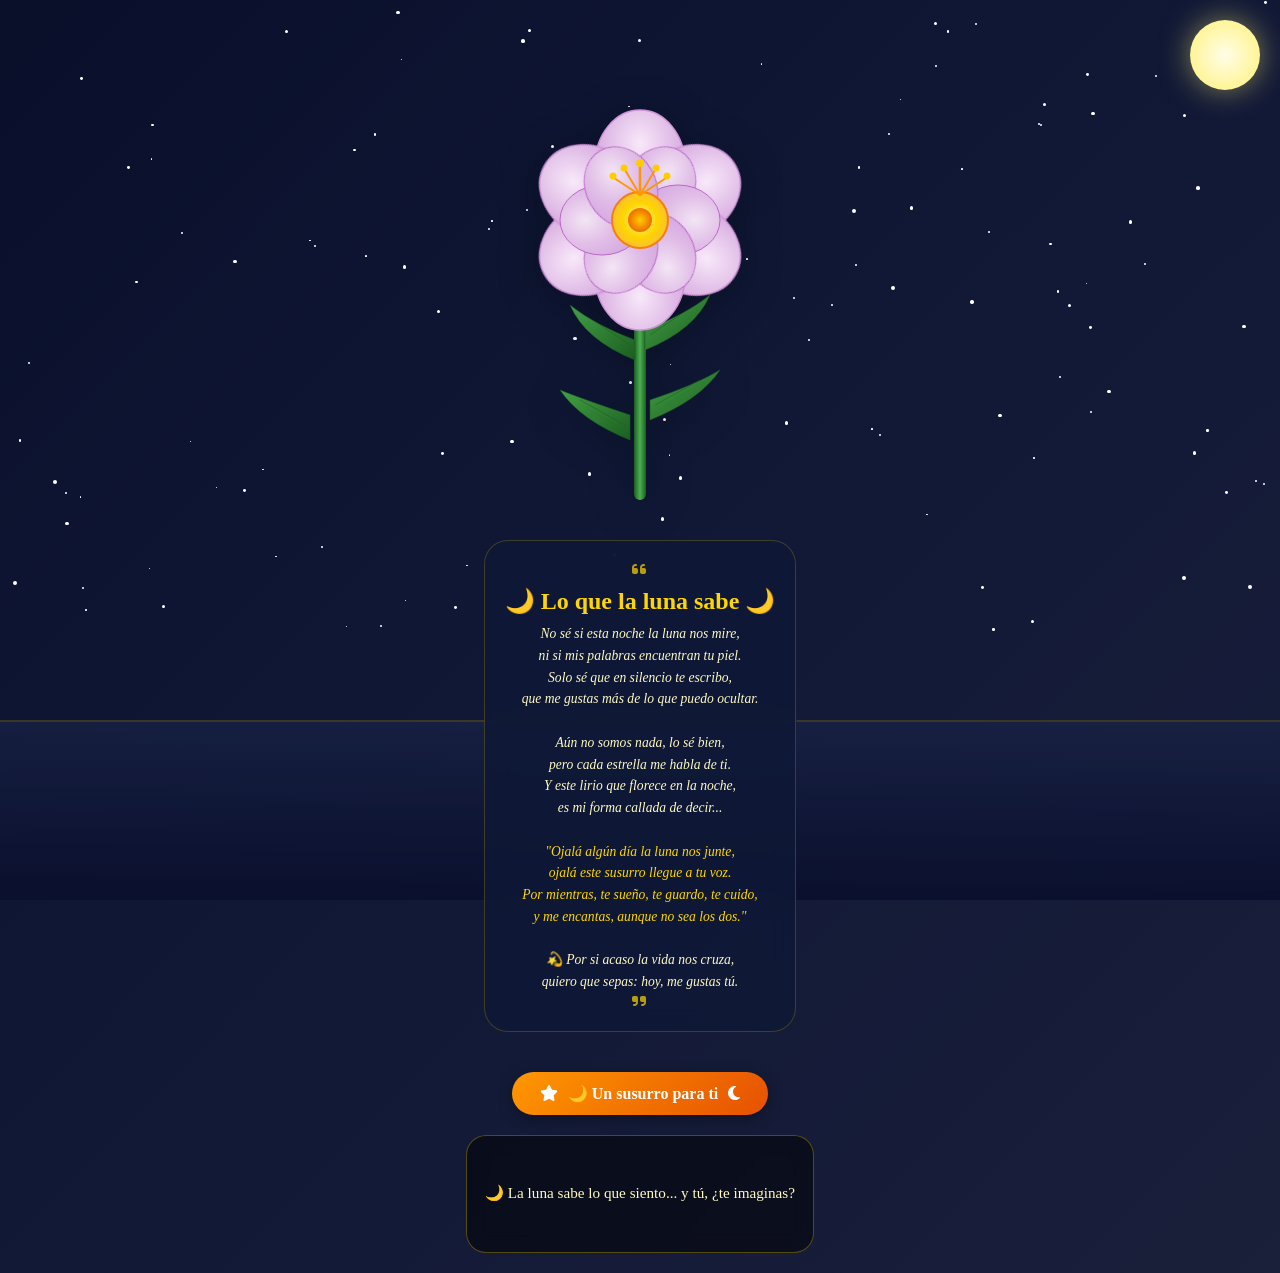
<file: index.html>
<!DOCTYPE html>
<html lang="es">
<head>
    <meta charset="UTF-8">
    <meta name="viewport" content="width=device-width, initial-scale=1.0, user-scalable=no, viewport-fit=cover">
    <title>Lirio Nocturno | Lo que la luna sabe 🌙</title>
    <link rel="stylesheet" href="styles.css">
    <link rel="stylesheet" href="https://cdnjs.cloudflare.com/ajax/libs/font-awesome/6.4.0/css/all.min.css">
</head>
<body>

    <div id="estrellas"></div>
    <div class="luna"></div>
    <div class="lago"></div>

    <div class="flor-container">
        <svg viewBox="0 0 400 500" xmlns="http://www.w3.org/2000/svg">
            <!-- TALLO -->
            <rect class="tallo-svg" x="194" y="220" width="12" height="260" rx="6" fill="url(#talloGrad)"/>
            
            <!-- HOJAS -->
            <g class="hoja-svg hoja1">
                <path d="M190 420 Q140 400 120 370 Q145 380 190 395 Z" fill="url(#hojaGrad)" stroke="#1b5e20" stroke-width="0.5"/>
                <line x1="185" y1="405" x2="140" y2="380" stroke="#1b5e20" stroke-width="1" opacity="0.5"/>
                <line x1="175" y1="405" x2="150" y2="390" stroke="#1b5e20" stroke-width="0.5" opacity="0.3"/>
            </g>
            
            <g class="hoja-svg hoja2">
                <path d="M210 400 Q260 380 280 350 Q255 365 210 380 Z" fill="url(#hojaGrad)" stroke="#1b5e20" stroke-width="0.5"/>
                <line x1="215" y1="385" x2="260" y2="360" stroke="#1b5e20" stroke-width="1" opacity="0.5"/>
                <line x1="225" y1="385" x2="250" y2="370" stroke="#1b5e20" stroke-width="0.5" opacity="0.3"/>
            </g>
            
            <g class="hoja-svg hoja3">
                <path d="M195 340 Q145 320 130 285 Q155 305 195 320 Z" fill="url(#hojaGrad)" stroke="#1b5e20" stroke-width="0.5"/>
                <line x1="190" y1="325" x2="160" y2="305" stroke="#1b5e20" stroke-width="1" opacity="0.5"/>
            </g>
            
            <g class="hoja-svg hoja4">
                <path d="M205 330 Q255 310 270 275 Q245 295 205 310 Z" fill="url(#hojaGrad)" stroke="#1b5e20" stroke-width="0.5"/>
                <line x1="210" y1="315" x2="240" y2="295" stroke="#1b5e20" stroke-width="1" opacity="0.5"/>
            </g>
            
            <!-- PÉTALOS EXTERIORES -->
            <g class="petalo petalo-1">
                <ellipse cx="200" cy="145" rx="45" ry="55" fill="url(#petaloExt)" stroke="#ce93d8" stroke-width="1.5" transform="rotate(0, 200, 200)"/>
            </g>
            <g class="petalo petalo-2">
                <ellipse cx="200" cy="145" rx="45" ry="55" fill="url(#petaloExt)" stroke="#ce93d8" stroke-width="1.5" transform="rotate(60, 200, 200)"/>
            </g>
            <g class="petalo petalo-3">
                <ellipse cx="200" cy="145" rx="45" ry="55" fill="url(#petaloExt)" stroke="#ce93d8" stroke-width="1.5" transform="rotate(120, 200, 200)"/>
            </g>
            <g class="petalo petalo-4">
                <ellipse cx="200" cy="145" rx="45" ry="55" fill="url(#petaloExt)" stroke="#ce93d8" stroke-width="1.5" transform="rotate(180, 200, 200)"/>
            </g>
            <g class="petalo petalo-5">
                <ellipse cx="200" cy="145" rx="45" ry="55" fill="url(#petaloExt)" stroke="#ce93d8" stroke-width="1.5" transform="rotate(240, 200, 200)"/>
            </g>
            <g class="petalo petalo-6">
                <ellipse cx="200" cy="145" rx="45" ry="55" fill="url(#petaloExt)" stroke="#ce93d8" stroke-width="1.5" transform="rotate(300, 200, 200)"/>
            </g>
            
            <!-- PÉTALOS INTERIORES -->
            <g class="petalo petalo-int-1">
                <ellipse cx="200" cy="162" rx="35" ry="42" fill="url(#petaloInt)" stroke="#ba68c8" stroke-width="1" transform="rotate(30, 200, 200)"/>
            </g>
            <g class="petalo petalo-int-2">
                <ellipse cx="200" cy="162" rx="35" ry="42" fill="url(#petaloInt)" stroke="#ba68c8" stroke-width="1" transform="rotate(90, 200, 200)"/>
            </g>
            <g class="petalo petalo-int-3">
                <ellipse cx="200" cy="162" rx="35" ry="42" fill="url(#petaloInt)" stroke="#ba68c8" stroke-width="1" transform="rotate(150, 200, 200)"/>
            </g>
            <g class="petalo petalo-int-4">
                <ellipse cx="200" cy="162" rx="35" ry="42" fill="url(#petaloInt)" stroke="#ba68c8" stroke-width="1" transform="rotate(210, 200, 200)"/>
            </g>
            <g class="petalo petalo-int-5">
                <ellipse cx="200" cy="162" rx="35" ry="42" fill="url(#petaloInt)" stroke="#ba68c8" stroke-width="1" transform="rotate(270, 200, 200)"/>
            </g>
            <g class="petalo petalo-int-6">
                <ellipse cx="200" cy="162" rx="35" ry="42" fill="url(#petaloInt)" stroke="#ba68c8" stroke-width="1" transform="rotate(330, 200, 200)"/>
            </g>
            
            <!-- CENTRO -->
            <circle class="centro-flor" cx="200" cy="200" r="28" fill="url(#centroGrad)" stroke="#f57f17" stroke-width="2"/>
            <circle cx="200" cy="200" r="12" fill="url(#nucleoGrad)"/>
            
            <!-- ESTAMBRES -->
            <line x1="200" y1="175" x2="200" y2="145" stroke="#ff9800" stroke-width="2.5" stroke-linecap="round"/>
            <circle cx="200" cy="143" r="4" fill="#ffcc00"/>
            <line x1="200" y1="175" x2="185" y2="150" stroke="#ff9800" stroke-width="2" stroke-linecap="round"/>
            <circle cx="184" cy="148" r="3.5" fill="#ffcc00"/>
            <line x1="200" y1="175" x2="215" y2="150" stroke="#ff9800" stroke-width="2" stroke-linecap="round"/>
            <circle cx="216" cy="148" r="3.5" fill="#ffcc00"/>
            <line x1="200" y1="175" x2="174" y2="158" stroke="#ff9800" stroke-width="2" stroke-linecap="round"/>
            <circle cx="173" cy="156" r="3.5" fill="#ffcc00"/>
            <line x1="200" y1="175" x2="226" y2="158" stroke="#ff9800" stroke-width="2" stroke-linecap="round"/>
            <circle cx="227" cy="156" r="3.5" fill="#ffcc00"/>
            
            <defs>
                <linearGradient id="talloGrad" x1="0" y1="0" x2="1" y2="0">
                    <stop offset="0%" stop-color="#1b5e20"/>
                    <stop offset="50%" stop-color="#4caf50"/>
                    <stop offset="100%" stop-color="#1b5e20"/>
                </linearGradient>
                <linearGradient id="hojaGrad" x1="0" y1="0" x2="1" y2="1">
                    <stop offset="0%" stop-color="#43a047"/>
                    <stop offset="100%" stop-color="#1b5e20"/>
                </linearGradient>
                <radialGradient id="petaloExt" cx="50%" cy="30%" r="70%">
                    <stop offset="0%" stop-color="#f8e8fa"/>
                    <stop offset="50%" stop-color="#e1bee7"/>
                    <stop offset="100%" stop-color="#ce93d8"/>
                </radialGradient>
                <radialGradient id="petaloInt" cx="50%" cy="30%" r="70%">
                    <stop offset="0%" stop-color="#f3e5f5"/>
                    <stop offset="50%" stop-color="#e1bee7"/>
                    <stop offset="100%" stop-color="#d4a5e0"/>
                </radialGradient>
                <radialGradient id="centroGrad" cx="50%" cy="50%" r="50%">
                    <stop offset="0%" stop-color="#fff9c4"/>
                    <stop offset="60%" stop-color="#ffd600"/>
                    <stop offset="100%" stop-color="#fbc02d"/>
                </radialGradient>
                <radialGradient id="nucleoGrad" cx="50%" cy="50%" r="50%">
                    <stop offset="0%" stop-color="#ffcc00"/>
                    <stop offset="100%" stop-color="#ef6c00"/>
                </radialGradient>
            </defs>
        </svg>
    </div>

    <!-- POEMA PRINCIPAL -->
    <div class="tarjeta">
        <i class="fas fa-quote-left" style="color: #ffd600; opacity: 0.7;"></i>
        <h2 style="color: #ffd600; font-family: Georgia; margin: 8px 0;">🌙 Lo que la luna sabe 🌙</h2>
        <p style="color: #fff9c4; font-family: Georgia; font-size: 0.85rem; line-height: 1.6; font-style: italic;">
            No sé si esta noche la luna nos mire,<br>
            ni si mis palabras encuentran tu piel.<br>
            Solo sé que en silencio te escribo,<br>
            que me gustas más de lo que puedo ocultar.<br><br>
            
            Aún no somos nada, lo sé bien,<br>
            pero cada estrella me habla de ti.<br>
            Y este lirio que florece en la noche,<br>
            es mi forma callada de decir...<br><br>
            
            <span style="color: #ffd600;">"Ojalá algún día la luna nos junte,<br>
            ojalá este susurro llegue a tu voz.<br>
            Por mientras, te sueño, te guardo, te cuido,<br>
            y me encantas, aunque no sea los dos."</span><br><br>
            
            💫 Por si acaso la vida nos cruza,<br>
            quiero que sepas: hoy, me gustas tú.
        </p>
        <i class="fas fa-quote-right" style="color: #ffd600; opacity: 0.7;"></i>
    </div>

    <button class="boton" id="btnMensaje">
        <i class="fas fa-star"></i>
        <span>🌙 Un susurro para ti</span>
        <i class="fas fa-moon"></i>
    </button>

    <div class="mensaje" id="mensajeCard">
        <div class="texto-mensaje" id="mensajeTexto">
            🌙 La luna guarda el secreto de lo que siento por ti...
        </div>
    </div>

    <script src="script.js"></script>
</body>
</html>
</file>
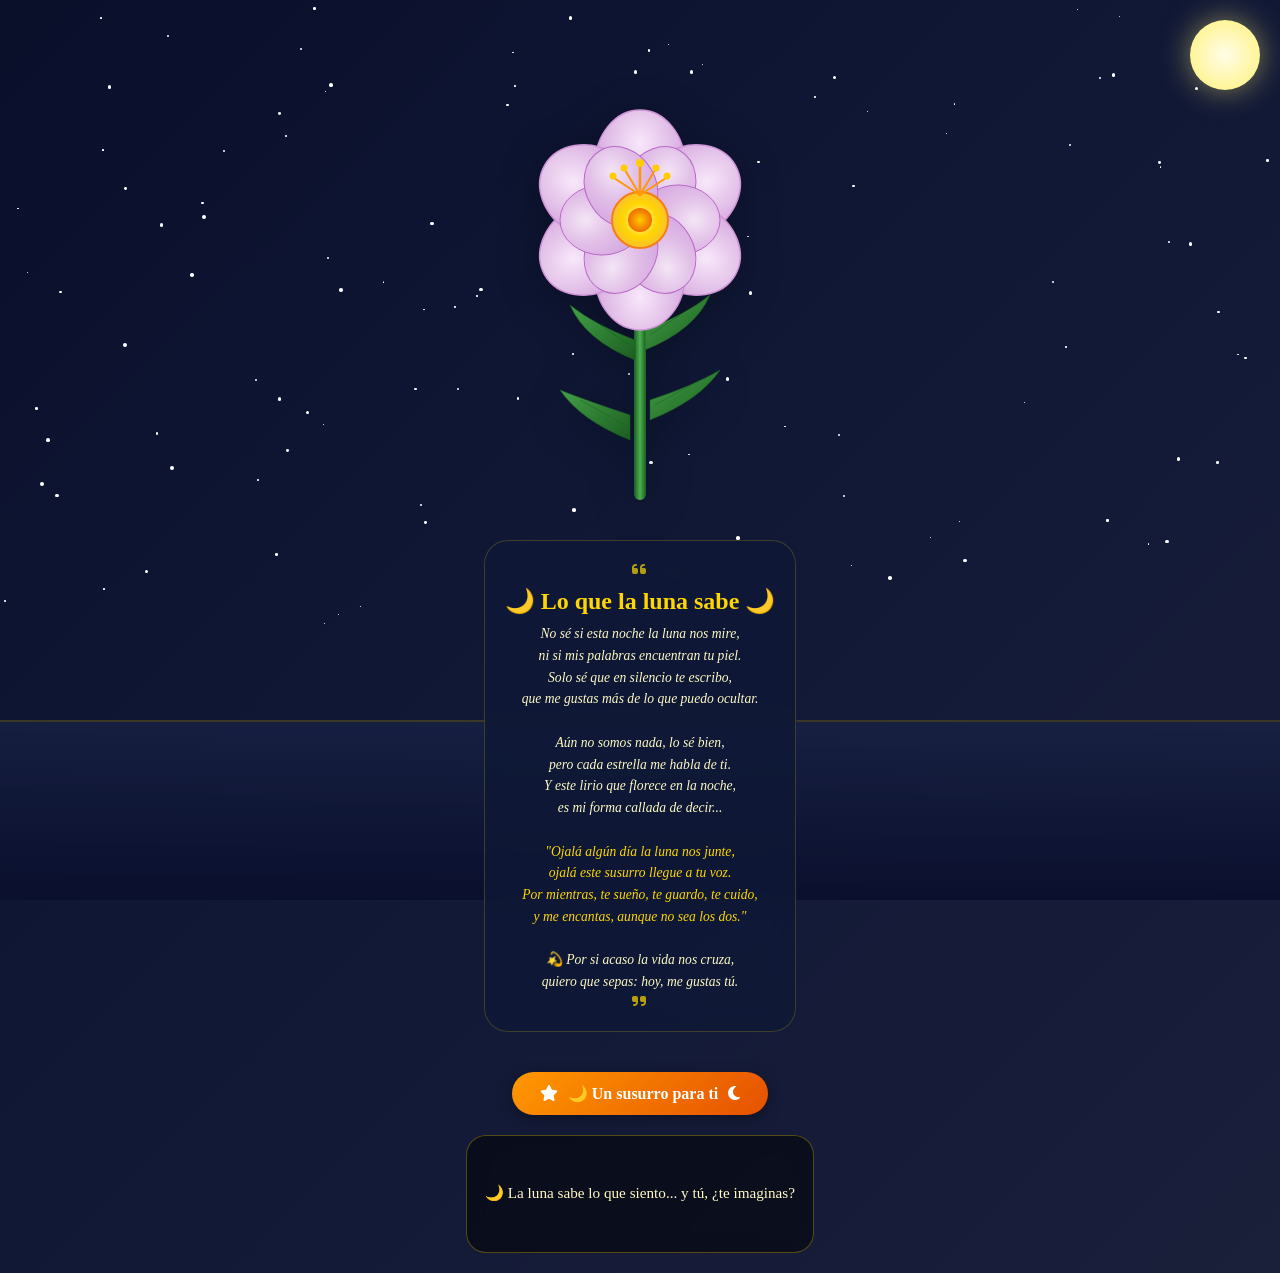
<file: lirio/florLirio.html>
<!DOCTYPE html>
<html lang="es">
<head>
    <meta charset="UTF-8">
    <meta name="viewport" content="width=device-width, initial-scale=1.0, user-scalable=no">
    <title>Lirio Nocturno | Lo que la luna sabe 🌙</title>
    <style>
        * {
            margin: 0;
            padding: 0;
            box-sizing: border-box;
        }

        body {
            min-height: 100vh;
            background: linear-gradient(135deg, #0a0f2a 0%, #0f1735 40%, #1a1f3a 100%);
            display: flex;
            flex-direction: column;
            align-items: center;
            justify-content: center;
            padding: 20px;
            position: relative;
            overflow-x: hidden;
        }

        .estrella {
            position: fixed;
            background: white;
            border-radius: 50%;
            animation: parpadear 2s ease-in-out infinite alternate;
            pointer-events: none;
        }

        @keyframes parpadear {
            0% { opacity: 0.2; transform: scale(1); }
            100% { opacity: 1; transform: scale(1.2); }
        }

        .luna {
            position: fixed;
            top: 20px;
            right: 20px;
            width: 70px;
            height: 70px;
            background: radial-gradient(circle, #fffde7, #fff176);
            border-radius: 50%;
            box-shadow: 0 0 30px rgba(255, 241, 118, 0.5);
            z-index: 1;
            animation: brilloLuna 3s ease-in-out infinite alternate;
        }

        @keyframes brilloLuna {
            0% { box-shadow: 0 0 20px rgba(255, 241, 118, 0.3); transform: scale(1); }
            100% { box-shadow: 0 0 45px rgba(255, 241, 118, 0.7); transform: scale(1.02); }
        }

        .lago {
            position: fixed;
            bottom: 0;
            left: 0;
            right: 0;
            height: 20%;
            background: linear-gradient(180deg, rgba(25, 35, 70, 0.7), rgba(10, 15, 45, 0.95));
            border-top: 2px solid rgba(255, 215, 0, 0.2);
            z-index: 0;
        }

        .flor-container {
            position: relative;
            width: 100%;
            max-width: 400px;
            margin: 0 auto;
            z-index: 10;
            filter: drop-shadow(0 8px 20px rgba(0,0,0,0.3));
        }

        svg {
            width: 100%;
            height: auto;
            display: block;
        }

        .tarjeta {
            background: rgba(15, 25, 55, 0.85);
            backdrop-filter: blur(12px);
            border: 1px solid rgba(255, 215, 0, 0.2);
            border-radius: 24px;
            padding: 20px;
            margin: 20px auto;
            max-width: 350px;
            text-align: center;
            animation: flotar 3s ease-in-out infinite alternate;
            z-index: 10;
            position: relative;
        }

        @keyframes flotar {
            0% { transform: translateY(0px); }
            100% { transform: translateY(-5px); }
        }

        .boton {
            background: linear-gradient(135deg, #ff9800, #e65100);
            border: none;
            padding: 12px 28px;
            border-radius: 40px;
            color: white;
            font-family: 'Georgia', serif;
            font-size: 1rem;
            font-weight: bold;
            cursor: pointer;
            box-shadow: 0 4px 15px rgba(0,0,0,0.3);
            transition: all 0.3s ease;
            display: flex;
            align-items: center;
            gap: 10px;
            margin: 20px auto;
            z-index: 10;
            position: relative;
        }

        .boton:hover {
            transform: scale(1.05);
            box-shadow: 0 6px 20px rgba(0,0,0,0.4);
        }

        .boton:active {
            transform: scale(0.98);
        }

        .mensaje {
            background: rgba(0, 0, 0, 0.5);
            backdrop-filter: blur(10px);
            border: 1px solid rgba(255, 215, 0, 0.3);
            border-radius: 20px;
            padding: 18px;
            max-width: 350px;
            margin: 0 auto;
            text-align: center;
            transition: all 0.4s ease;
            z-index: 10;
            position: relative;
        }

        .texto-mensaje {
            color: #fff9c4;
            font-family: 'Georgia', serif;
            font-size: 0.95rem;
            line-height: 1.5;
            min-height: 80px;
            display: flex;
            align-items: center;
            justify-content: center;
        }

        @keyframes latido {
            0%, 100% { transform: scale(1); }
            50% { transform: scale(1.08); }
        }

        .centro-flor {
            animation: latido 1.8s ease-in-out infinite;
            transform-origin: center;
        }

        @keyframes aparecerPet {
            0% { opacity: 0; transform: scale(0); }
            100% { opacity: 1; transform: scale(1); }
        }

        .petalo {
            animation: aparecerPet 0.6s ease-out forwards;
            opacity: 0;
        }

        .petalo-1 { animation-delay: 0s; }
        .petalo-2 { animation-delay: 0.05s; }
        .petalo-3 { animation-delay: 0.1s; }
        .petalo-4 { animation-delay: 0.15s; }
        .petalo-5 { animation-delay: 0.2s; }
        .petalo-6 { animation-delay: 0.25s; }
        .petalo-int-1 { animation-delay: 0.3s; }
        .petalo-int-2 { animation-delay: 0.35s; }
        .petalo-int-3 { animation-delay: 0.4s; }
        .petalo-int-4 { animation-delay: 0.45s; }
        .petalo-int-5 { animation-delay: 0.5s; }
        .petalo-int-6 { animation-delay: 0.55s; }

        @keyframes crecerTallo {
            0% { transform: scaleY(0); }
            100% { transform: scaleY(1); }
        }

        .tallo-svg {
            animation: crecerTallo 0.8s ease-out forwards;
            transform-origin: top;
        }

        @keyframes crecerHoja {
            0% { transform: scale(0); opacity: 0; }
            100% { transform: scale(1); opacity: 1; }
        }

        .hoja-svg {
            animation: crecerHoja 0.5s ease-out forwards;
            opacity: 0;
        }
        .hoja1 { animation-delay: 0.4s; }
        .hoja2 { animation-delay: 0.5s; }
        .hoja3 { animation-delay: 0.6s; }
        .hoja4 { animation-delay: 0.7s; }
    </style>
</head>
<body>

    <div id="estrellas"></div>
    <div class="luna"></div>
    <div class="lago"></div>

    <div class="flor-container">
        <svg viewBox="0 0 400 500" xmlns="http://www.w3.org/2000/svg">
            <rect class="tallo-svg" x="194" y="220" width="12" height="260" rx="6" fill="url(#talloGrad)"/>
            
            <g class="hoja-svg hoja1">
                <path d="M190 420 Q140 400 120 370 Q145 380 190 395 Z" fill="url(#hojaGrad)" stroke="#1b5e20" stroke-width="0.5"/>
                <line x1="185" y1="405" x2="140" y2="380" stroke="#1b5e20" stroke-width="1" opacity="0.5"/>
                <line x1="175" y1="405" x2="150" y2="390" stroke="#1b5e20" stroke-width="0.5" opacity="0.3"/>
            </g>
            
            <g class="hoja-svg hoja2">
                <path d="M210 400 Q260 380 280 350 Q255 365 210 380 Z" fill="url(#hojaGrad)" stroke="#1b5e20" stroke-width="0.5"/>
                <line x1="215" y1="385" x2="260" y2="360" stroke="#1b5e20" stroke-width="1" opacity="0.5"/>
                <line x1="225" y1="385" x2="250" y2="370" stroke="#1b5e20" stroke-width="0.5" opacity="0.3"/>
            </g>
            
            <g class="hoja-svg hoja3">
                <path d="M195 340 Q145 320 130 285 Q155 305 195 320 Z" fill="url(#hojaGrad)" stroke="#1b5e20" stroke-width="0.5"/>
                <line x1="190" y1="325" x2="160" y2="305" stroke="#1b5e20" stroke-width="1" opacity="0.5"/>
            </g>
            
            <g class="hoja-svg hoja4">
                <path d="M205 330 Q255 310 270 275 Q245 295 205 310 Z" fill="url(#hojaGrad)" stroke="#1b5e20" stroke-width="0.5"/>
                <line x1="210" y1="315" x2="240" y2="295" stroke="#1b5e20" stroke-width="1" opacity="0.5"/>
            </g>
            
            <g class="petalo petalo-1">
                <ellipse cx="200" cy="145" rx="45" ry="55" fill="url(#petaloExt)" stroke="#ce93d8" stroke-width="1.5" transform="rotate(0, 200, 200)"/>
            </g>
            <g class="petalo petalo-2">
                <ellipse cx="200" cy="145" rx="45" ry="55" fill="url(#petaloExt)" stroke="#ce93d8" stroke-width="1.5" transform="rotate(60, 200, 200)"/>
            </g>
            <g class="petalo petalo-3">
                <ellipse cx="200" cy="145" rx="45" ry="55" fill="url(#petaloExt)" stroke="#ce93d8" stroke-width="1.5" transform="rotate(120, 200, 200)"/>
            </g>
            <g class="petalo petalo-4">
                <ellipse cx="200" cy="145" rx="45" ry="55" fill="url(#petaloExt)" stroke="#ce93d8" stroke-width="1.5" transform="rotate(180, 200, 200)"/>
            </g>
            <g class="petalo petalo-5">
                <ellipse cx="200" cy="145" rx="45" ry="55" fill="url(#petaloExt)" stroke="#ce93d8" stroke-width="1.5" transform="rotate(240, 200, 200)"/>
            </g>
            <g class="petalo petalo-6">
                <ellipse cx="200" cy="145" rx="45" ry="55" fill="url(#petaloExt)" stroke="#ce93d8" stroke-width="1.5" transform="rotate(300, 200, 200)"/>
            </g>
            
            <g class="petalo petalo-int-1">
                <ellipse cx="200" cy="162" rx="35" ry="42" fill="url(#petaloInt)" stroke="#ba68c8" stroke-width="1" transform="rotate(30, 200, 200)"/>
            </g>
            <g class="petalo petalo-int-2">
                <ellipse cx="200" cy="162" rx="35" ry="42" fill="url(#petaloInt)" stroke="#ba68c8" stroke-width="1" transform="rotate(90, 200, 200)"/>
            </g>
            <g class="petalo petalo-int-3">
                <ellipse cx="200" cy="162" rx="35" ry="42" fill="url(#petaloInt)" stroke="#ba68c8" stroke-width="1" transform="rotate(150, 200, 200)"/>
            </g>
            <g class="petalo petalo-int-4">
                <ellipse cx="200" cy="162" rx="35" ry="42" fill="url(#petaloInt)" stroke="#ba68c8" stroke-width="1" transform="rotate(210, 200, 200)"/>
            </g>
            <g class="petalo petalo-int-5">
                <ellipse cx="200" cy="162" rx="35" ry="42" fill="url(#petaloInt)" stroke="#ba68c8" stroke-width="1" transform="rotate(270, 200, 200)"/>
            </g>
            <g class="petalo petalo-int-6">
                <ellipse cx="200" cy="162" rx="35" ry="42" fill="url(#petaloInt)" stroke="#ba68c8" stroke-width="1" transform="rotate(330, 200, 200)"/>
            </g>
            
            <circle class="centro-flor" cx="200" cy="200" r="28" fill="url(#centroGrad)" stroke="#f57f17" stroke-width="2"/>
            <circle cx="200" cy="200" r="12" fill="url(#nucleoGrad)"/>
            
            <line x1="200" y1="175" x2="200" y2="145" stroke="#ff9800" stroke-width="2.5" stroke-linecap="round"/>
            <circle cx="200" cy="143" r="4" fill="#ffcc00"/>
            <line x1="200" y1="175" x2="185" y2="150" stroke="#ff9800" stroke-width="2" stroke-linecap="round"/>
            <circle cx="184" cy="148" r="3.5" fill="#ffcc00"/>
            <line x1="200" y1="175" x2="215" y2="150" stroke="#ff9800" stroke-width="2" stroke-linecap="round"/>
            <circle cx="216" cy="148" r="3.5" fill="#ffcc00"/>
            <line x1="200" y1="175" x2="174" y2="158" stroke="#ff9800" stroke-width="2" stroke-linecap="round"/>
            <circle cx="173" cy="156" r="3.5" fill="#ffcc00"/>
            <line x1="200" y1="175" x2="226" y2="158" stroke="#ff9800" stroke-width="2" stroke-linecap="round"/>
            <circle cx="227" cy="156" r="3.5" fill="#ffcc00"/>
            
            <defs>
                <linearGradient id="talloGrad" x1="0" y1="0" x2="1" y2="0">
                    <stop offset="0%" stop-color="#1b5e20"/>
                    <stop offset="50%" stop-color="#4caf50"/>
                    <stop offset="100%" stop-color="#1b5e20"/>
                </linearGradient>
                <linearGradient id="hojaGrad" x1="0" y1="0" x2="1" y2="1">
                    <stop offset="0%" stop-color="#43a047"/>
                    <stop offset="100%" stop-color="#1b5e20"/>
                </linearGradient>
                <radialGradient id="petaloExt" cx="50%" cy="30%" r="70%">
                    <stop offset="0%" stop-color="#f8e8fa"/>
                    <stop offset="50%" stop-color="#e1bee7"/>
                    <stop offset="100%" stop-color="#ce93d8"/>
                </radialGradient>
                <radialGradient id="petaloInt" cx="50%" cy="30%" r="70%">
                    <stop offset="0%" stop-color="#f3e5f5"/>
                    <stop offset="50%" stop-color="#e1bee7"/>
                    <stop offset="100%" stop-color="#d4a5e0"/>
                </radialGradient>
                <radialGradient id="centroGrad" cx="50%" cy="50%" r="50%">
                    <stop offset="0%" stop-color="#fff9c4"/>
                    <stop offset="60%" stop-color="#ffd600"/>
                    <stop offset="100%" stop-color="#fbc02d"/>
                </radialGradient>
                <radialGradient id="nucleoGrad" cx="50%" cy="50%" r="50%">
                    <stop offset="0%" stop-color="#ffcc00"/>
                    <stop offset="100%" stop-color="#ef6c00"/>
                </radialGradient>
            </defs>
        </svg>
    </div>

    <!-- POEMA ESPECIAL: cuando aún no son nada, pero la luna sabe lo que sientes -->
    <div class="tarjeta">
        <i class="fas fa-quote-left" style="color: #ffd600; opacity: 0.7;"></i>
        <h2 style="color: #ffd600; font-family: Georgia; margin: 8px 0;">🌙 Lo que la luna sabe 🌙</h2>
        <p style="color: #fff9c4; font-family: Georgia; font-size: 0.85rem; line-height: 1.6; font-style: italic;">
            No sé si esta noche la luna nos mire,<br>
            ni si mis palabras encuentran tu piel.<br>
            Solo sé que en silencio te escribo,<br>
            que me gustas más de lo que puedo ocultar.<br><br>
            
            Aún no somos nada, lo sé bien,<br>
            pero cada estrella me habla de ti.<br>
            Y este lirio que florece en la noche,<br>
            es mi forma callada de decir...<br><br>
            
            <span style="color: #ffd600;">"Ojalá algún día la luna nos junte,<br>
            ojalá este susurro llegue a tu voz.<br>
            Por mientras, te sueño, te guardo, te cuido,<br>
            y me encantas, aunque no sea los dos."</span><br><br>
            
            💫 Por si acaso la vida nos cruza,<br>
            quiero que sepas: hoy, me gustas tú.
        </p>
        <i class="fas fa-quote-right" style="color: #ffd600; opacity: 0.7;"></i>
    </div>

    <button class="boton" id="btnMensaje">
        <i class="fas fa-star"></i>
        <span>🌙 Un susurro para ti</span>
        <i class="fas fa-moon"></i>
    </button>

    <div class="mensaje" id="mensajeCard">
        <div class="texto-mensaje" id="mensajeTexto">
            🌙 La luna guarda el secreto de lo que siento por ti...
        </div>
    </div>

    <link rel="stylesheet" href="https://cdnjs.cloudflare.com/ajax/libs/font-awesome/6.4.0/css/all.min.css">

    <script>
        // Estrellas
        const estrellasDiv = document.getElementById('estrellas');
        for (let i = 0; i < 120; i++) {
            const estrella = document.createElement('div');
            estrella.className = 'estrella';
            const size = Math.random() * 3 + 1;
            estrella.style.width = size + 'px';
            estrella.style.height = size + 'px';
            estrella.style.left = Math.random() * 100 + '%';
            estrella.style.top = Math.random() * 70 + '%';
            estrella.style.animationDelay = Math.random() * 3 + 's';
            estrella.style.animationDuration = (Math.random() * 2 + 1) + 's';
            estrellasDiv.appendChild(estrella);
        }

        // Frases con ese sentimiento: me gustas mucho, pero aún no somos nada
        const frases = [
            "🌙 No sé si la luna nos mira, pero yo solo puedo mirarte a ti. Me gustas, y es bonito aunque aún no sea nuestro.",
            "💫 Aún no somos nada, pero cada vez que te veo, siento que podría serlo todo. Ojalá algún día.",
            "✨ Me gustas tanto que hasta las estrellas se han dado cuenta. Solo falta que lo sepas tú.",
            "🌙 Este lirio nocturno es como lo que siento: florece en silencio, con la esperanza de que algún día lo veas.",
            "💖 No sé si esto llegará a algo, pero hoy, en este momento, solo quiero que sepas que me encantas.",
            "🌟 Todavía no somos un nosotros, pero cada latido mío tiene tu nombre en espera.",
            "🌙 La luna sabe lo que no me atrevo a decirte: que me gustas más de lo que puedo ocultar.",
            "💫 Ojalá el destino nos mire un día. Mientras tanto, me quedo con la ilusión de verte.",
            "✨ No pido nada más que una oportunidad. Una sonrisa tuya y ya tengo un mundo por descubrir.",
            "🌙 Sé que aún no es momento, que aún no somos nada. Pero por si acaso: me gustas. Mucho.",
            "💖 Hay personas que llegan sin avisar y de repente todo tiene sentido. Tú eres esa persona para mí.",
            "🌟 No sé si algún día me darás una oportunidad, pero quiero que sepas que hoy, por ti, vale la pena esperar.",
            "🌙 Me gusta cómo me haces sentir sin siquiera intentarlo. Y aunque no pase nada, ya valió la pena conocerte.",
            "💫 El amor no siempre es correspondido de inmediato. Pero el mío, aunque callado, es sincero.",
            "✨ Quisiera que la luna me prestara su luz para escribirte lo mucho que me importas. Pero me faltarían estrellas.",
            "🌙 No sé qué será de esto, pero lo que siento por ti es real. Y eso, aunque no seamos nada, ya es hermoso.",
            "💖 Si el destino nos permite encontrarnos de nuevo, prometo decirte todo lo que hoy guardo en silencio.",
            "🌟 Aún no somos un cuento de amor, pero ojalá algún día lo seamos. Mientras, cuido esta ilusión como un tesoro.",
            "🌙 Me gustas de una manera que no sé explicar. Solo sé que cuando apareces, la noche se vuelve más clara.",
            "💫 No exijo nada, no pido promesas. Solo que sepas que, sin ser nada tuyo, ya te llevo en mi corazón."
        ];

        const btn = document.getElementById('btnMensaje');
        const mensajeTexto = document.getElementById('mensajeTexto');
        let animando = false;

        function cambiarMensaje(nuevoTexto) {
            if (animando) return;
            animando = true;
            
            mensajeTexto.style.opacity = '0';
            mensajeTexto.style.transform = 'translateY(8px)';
            
            setTimeout(() => {
                mensajeTexto.textContent = nuevoTexto;
                mensajeTexto.style.transition = 'all 0.35s ease';
                mensajeTexto.style.opacity = '1';
                mensajeTexto.style.transform = 'translateY(0)';
                animando = false;
            }, 200);
        }

        function fraseAleatoria() {
            return frases[Math.floor(Math.random() * frases.length)];
        }

        btn.addEventListener('click', () => {
            cambiarMensaje(fraseAleatoria());
            
            const icono = btn.querySelector('.fa-star');
            if (icono) {
                icono.style.transform = 'rotate(20deg) scale(1.2)';
                setTimeout(() => { icono.style.transform = ''; }, 300);
            }
            
            const centro = document.querySelector('.centro-flor');
            if (centro) {
                centro.style.transform = 'scale(1.15)';
                setTimeout(() => { centro.style.transform = ''; }, 200);
            }
        });

        window.addEventListener('load', () => {
            setTimeout(() => {
                mensajeTexto.textContent = "🌙 La luna sabe lo que siento... y tú, ¿te imaginas?";
            }, 500);
        });
    </script>
</body>
</html>
</file>
<file: styles.css>
* {
    margin: 0;
    padding: 0;
    box-sizing: border-box;
}

body {
    min-height: 100vh;
    background: linear-gradient(135deg, #0a0f2a 0%, #0f1735 40%, #1a1f3a 100%);
    display: flex;
    flex-direction: column;
    align-items: center;
    justify-content: center;
    padding: 20px;
    position: relative;
    overflow-x: hidden;
}

/* Estrellas */
.estrella {
    position: fixed;
    background: white;
    border-radius: 50%;
    animation: parpadear 2s ease-in-out infinite alternate;
    pointer-events: none;
}

@keyframes parpadear {
    0% { opacity: 0.2; transform: scale(1); }
    100% { opacity: 1; transform: scale(1.2); }
}

/* Luna */
.luna {
    position: fixed;
    top: 20px;
    right: 20px;
    width: 70px;
    height: 70px;
    background: radial-gradient(circle, #fffde7, #fff176);
    border-radius: 50%;
    box-shadow: 0 0 30px rgba(255, 241, 118, 0.5);
    z-index: 1;
    animation: brilloLuna 3s ease-in-out infinite alternate;
}

@keyframes brilloLuna {
    0% { box-shadow: 0 0 20px rgba(255, 241, 118, 0.3); transform: scale(1); }
    100% { box-shadow: 0 0 45px rgba(255, 241, 118, 0.7); transform: scale(1.02); }
}

/* Lago */
.lago {
    position: fixed;
    bottom: 0;
    left: 0;
    right: 0;
    height: 20%;
    background: linear-gradient(180deg, rgba(25, 35, 70, 0.7), rgba(10, 15, 45, 0.95));
    border-top: 2px solid rgba(255, 215, 0, 0.2);
    z-index: 0;
}

/* Contenedor de la flor SVG */
.flor-container {
    position: relative;
    width: 100%;
    max-width: 400px;
    margin: 0 auto;
    z-index: 10;
    filter: drop-shadow(0 8px 20px rgba(0, 0, 0, 0.3));
}

svg {
    width: 100%;
    height: auto;
    display: block;
}

/* Animaciones de la flor */
@keyframes latido {
    0%, 100% { transform: scale(1); }
    50% { transform: scale(1.08); }
}

.centro-flor {
    animation: latido 1.8s ease-in-out infinite;
    transform-origin: center;
}

@keyframes aparecerPet {
    0% { opacity: 0; transform: scale(0); }
    100% { opacity: 1; transform: scale(1); }
}

.petalo {
    animation: aparecerPet 0.6s ease-out forwards;
    opacity: 0;
}

.petalo-1 { animation-delay: 0s; }
.petalo-2 { animation-delay: 0.05s; }
.petalo-3 { animation-delay: 0.1s; }
.petalo-4 { animation-delay: 0.15s; }
.petalo-5 { animation-delay: 0.2s; }
.petalo-6 { animation-delay: 0.25s; }
.petalo-int-1 { animation-delay: 0.3s; }
.petalo-int-2 { animation-delay: 0.35s; }
.petalo-int-3 { animation-delay: 0.4s; }
.petalo-int-4 { animation-delay: 0.45s; }
.petalo-int-5 { animation-delay: 0.5s; }
.petalo-int-6 { animation-delay: 0.55s; }

@keyframes crecerTallo {
    0% { transform: scaleY(0); }
    100% { transform: scaleY(1); }
}

.tallo-svg {
    animation: crecerTallo 0.8s ease-out forwards;
    transform-origin: top;
}

@keyframes crecerHoja {
    0% { transform: scale(0); opacity: 0; }
    100% { transform: scale(1); opacity: 1; }
}

.hoja-svg {
    animation: crecerHoja 0.5s ease-out forwards;
    opacity: 0;
}
.hoja1 { animation-delay: 0.4s; }
.hoja2 { animation-delay: 0.5s; }
.hoja3 { animation-delay: 0.6s; }
.hoja4 { animation-delay: 0.7s; }

/* Tarjeta */
.tarjeta {
    background: rgba(15, 25, 55, 0.85);
    backdrop-filter: blur(12px);
    border: 1px solid rgba(255, 215, 0, 0.2);
    border-radius: 24px;
    padding: 20px;
    margin: 20px auto;
    max-width: 350px;
    text-align: center;
    animation: flotar 3s ease-in-out infinite alternate;
    z-index: 10;
    position: relative;
}

@keyframes flotar {
    0% { transform: translateY(0px); }
    100% { transform: translateY(-5px); }
}

/* Botón */
.boton {
    background: linear-gradient(135deg, #ff9800, #e65100);
    border: none;
    padding: 12px 28px;
    border-radius: 40px;
    color: white;
    font-family: 'Georgia', serif;
    font-size: 1rem;
    font-weight: bold;
    cursor: pointer;
    box-shadow: 0 4px 15px rgba(0, 0, 0, 0.3);
    transition: all 0.3s ease;
    display: flex;
    align-items: center;
    gap: 10px;
    margin: 20px auto;
    z-index: 10;
    position: relative;
}

.boton:hover {
    transform: scale(1.05);
    box-shadow: 0 6px 20px rgba(0, 0, 0, 0.4);
}

.boton:active {
    transform: scale(0.98);
}

/* Mensaje */
.mensaje {
    background: rgba(0, 0, 0, 0.5);
    backdrop-filter: blur(10px);
    border: 1px solid rgba(255, 215, 0, 0.3);
    border-radius: 20px;
    padding: 18px;
    max-width: 350px;
    margin: 0 auto;
    text-align: center;
    transition: all 0.4s ease;
    z-index: 10;
    position: relative;
}

.texto-mensaje {
    color: #fff9c4;
    font-family: 'Georgia', serif;
    font-size: 0.95rem;
    line-height: 1.5;
    min-height: 80px;
    display: flex;
    align-items: center;
    justify-content: center;
}

/* Responsive para móviles */
@media (max-width: 500px) {
    .flor-container {
        max-width: 320px;
    }
    .tarjeta, .mensaje {
        max-width: 300px;
    }
    .tarjeta p {
        font-size: 0.75rem;
    }
    .boton {
        padding: 10px 20px;
        font-size: 0.85rem;
    }
    .luna {
        width: 50px;
        height: 50px;
        top: 10px;
        right: 10px;
    }
}
</file>
